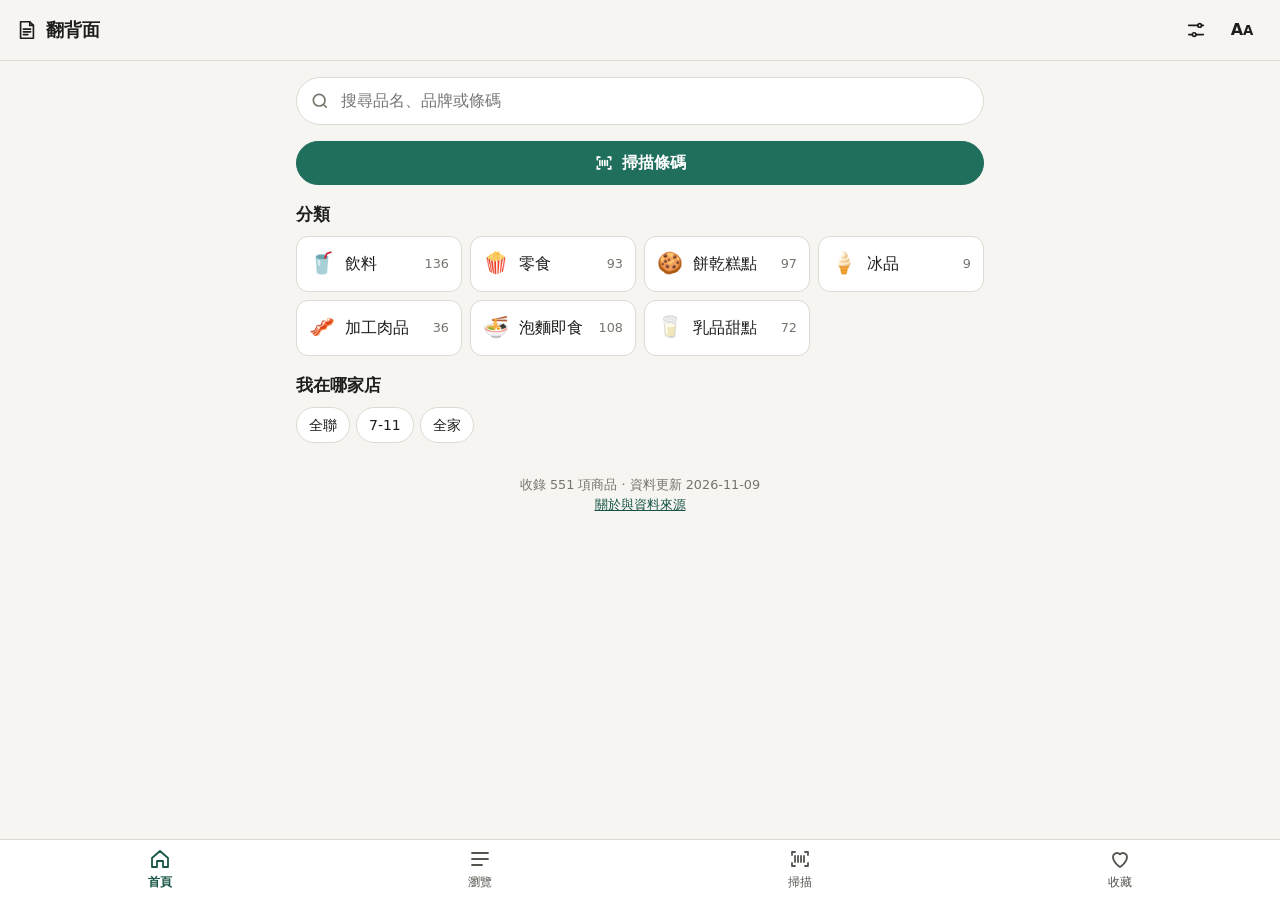
<file: site/index.html>
<!doctype html>
<html lang="zh-Hant-TW">
<head>
<meta charset="utf-8">
<meta name="viewport" content="width=device-width, initial-scale=1, viewport-fit=cover">
<title>翻背面｜加工食品成分查詢</title>
<meta name="description" content="在超市翻到包裝背面之前，先查成分、營養標示、過敏原。收錄全聯、7-11、全家常見加工食品。">
<meta name="theme-color" content="#1f6f5c" media="(prefers-color-scheme: light)">
<meta name="theme-color" content="#14201c" media="(prefers-color-scheme: dark)">
<link rel="manifest" href="manifest.webmanifest">
<link rel="icon" href="icons/icon.svg" type="image/svg+xml">
<link rel="apple-touch-icon" href="icons/icon-192.png">
<link rel="stylesheet" href="style.css?v=8">
</head>
<body>
<a class="skip" href="#main">跳到主要內容</a>
<header class="topbar">
  <a href="#/" class="brand" aria-label="翻背面 首頁">
    <svg aria-hidden="true" viewBox="0 0 24 24" width="22" height="22"><path d="M5 3h10l4 4v14H5z" fill="none" stroke="currentColor" stroke-width="1.8" stroke-linejoin="round"/><path d="M15 3v4h4M8 11h8M8 14h8M8 17h5" fill="none" stroke="currentColor" stroke-width="1.8" stroke-linecap="round"/></svg>
    <span>翻背面</span>
  </a>
  <span class="top-actions"><a class="icon-btn" href="#/settings" aria-label="偏好設定" title="偏好設定"><svg aria-hidden="true" viewBox="0 0 24 24" width="22" height="22" style="fill:none;stroke:currentColor;stroke-width:1.8;stroke-linecap:round"><path d="M4 7h10M18 7h2M4 17h4M12 17h8"/><circle cx="16" cy="7" r="2"/><circle cx="10" cy="17" r="2"/></svg></a>
  <button class="icon-btn" id="textSizeBtn" aria-label="調整字級" title="調整字級">
    <span aria-hidden="true" style="font-weight:600">A<small>A</small></span>
  </button></span>
</header>

<main id="main" tabindex="-1"></main>

<nav class="tabbar" aria-label="主要導覽">
  <a href="#/" data-tab="home"><svg aria-hidden="true" viewBox="0 0 24 24"><path d="M4 11l8-7 8 7v9h-5v-6H9v6H4z"/></svg><span>首頁</span></a>
  <a href="#/browse" data-tab="browse"><svg aria-hidden="true" viewBox="0 0 24 24"><path d="M4 6h16M4 12h16M4 18h10"/></svg><span>瀏覽</span></a>
  <a href="#/scan" data-tab="scan"><svg aria-hidden="true" viewBox="0 0 24 24"><path d="M4 8V5h3M17 5h3v3M20 16v3h-3M7 19H4v-3M7 9v6M10 9v6M13 9v6M16 9v6"/></svg><span>掃描</span></a>
  <a href="#/fav" data-tab="fav"><svg aria-hidden="true" viewBox="0 0 24 24"><path d="M12 20s-7-4.4-7-10a4 4 0 0 1 7-2.6A4 4 0 0 1 19 10c0 5.6-7 10-7 10z"/></svg><span>收藏</span></a>
</nav>

<div id="toast" role="status" aria-live="polite"></div>

<script src="config.js?v=2"></script>
<script type="module" src="app.js?v=8"></script>
<script>
  if (window.FLIPSIDE_CONFIG && FLIPSIDE_CONFIG.goatcounter) {
    var s = document.createElement('script');
    s.async = true; s.src = '//gc.zgo.at/count.js';
    s.setAttribute('data-goatcounter', 'https://' + FLIPSIDE_CONFIG.goatcounter + '.goatcounter.com/count');
    s.setAttribute('data-goatcounter-settings', '{"allow_local": false}');
    document.head.appendChild(s);
  }
</script>
</body>
</html>
</file>
<file: site/style.css>
:root {
  --bg: #f6f5f1;
  --surface: #ffffff;
  --surface-2: #efeee8;
  --text: #1d1d1b;
  --text-2: #55554f;
  --text-3: #75756d;
  --border: #dcdad2;
  --accent: #1f6f5c;
  --accent-ink: #ffffff;
  --accent-soft: #e2f1ec;
  --accent-text: #175546;
  --warn-soft: #fbf0d9;
  --warn-text: #7a4d06;
  --mark: #fde9a6;
  --danger-text: #a12d2d;
  --radius: 12px;
  --tap: 44px;
  --fs: 16px;
  --tabbar-h: 60px;
  color-scheme: light;
}
@media (prefers-color-scheme: dark) {
  :root {
    --bg: #121614; --surface: #1b211e; --surface-2: #242b28;
    --text: #ecefed; --text-2: #b6bdb9; --text-3: #949c97; --border: #333c38;
    --accent: #5cc3a5; --accent-ink: #0d1f19; --accent-soft: #1d3a32; --accent-text: #8fe0c6;
    --warn-soft: #3b2f17; --warn-text: #f3cf86; --mark: #5a4a14; --danger-text: #f19b9b;
    color-scheme: dark;
  }
}
html[data-size="l"] { --fs: 18px; }
html[data-size="xl"] { --fs: 20px; }

* { box-sizing: border-box; }
html { -webkit-text-size-adjust: 100%; }
body {
  margin: 0; background: var(--bg); color: var(--text);
  font: 400 var(--fs)/1.6 system-ui, -apple-system, "PingFang TC", "Noto Sans TC", "Microsoft JhengHei", sans-serif;
  padding-bottom: calc(var(--tabbar-h) + env(safe-area-inset-bottom));
}
a { color: var(--accent-text); }
button, input, select { font: inherit; color: inherit; }
img { max-width: 100%; display: block; }
.skip { position: absolute; left: -999px; top: 0; background: var(--surface); padding: 8px 12px; z-index: 99; }
.skip:focus { left: 8px; }
:focus-visible { outline: 3px solid var(--accent); outline-offset: 2px; border-radius: 6px; }
.sr { position: absolute; width: 1px; height: 1px; overflow: hidden; clip: rect(0 0 0 0); white-space: nowrap; }

.topbar {
  position: sticky; top: 0; z-index: 10; display: flex; align-items: center; justify-content: space-between;
  padding: calc(8px + env(safe-area-inset-top)) 16px 8px; background: var(--bg); border-bottom: 1px solid var(--border);
}
.brand { display: flex; gap: 8px; align-items: center; font-weight: 600; font-size: 1.1em; text-decoration: none; color: var(--text); min-height: var(--tap); }
.icon-btn { min-width: var(--tap); min-height: var(--tap); border: 0; background: transparent; border-radius: 10px; cursor: pointer; }
.icon-btn:active { background: var(--surface-2); }

main { max-width: 720px; margin: 0 auto; padding: 16px; outline: none; }
h1 { font-size: 1.35em; line-height: 1.35; margin: 0 0 4px; }
h2 { font-size: 1.05em; margin: 0 0 8px; }
.muted { color: var(--text-2); }
.small { font-size: .875em; }
.stack > * + * { margin-top: 16px; }

.tabbar {
  position: fixed; inset: auto 0 0 0; z-index: 10; display: grid; grid-template-columns: repeat(4, 1fr);
  background: var(--surface); border-top: 1px solid var(--border); padding-bottom: env(safe-area-inset-bottom);
}
.tabbar a { display: flex; flex-direction: column; align-items: center; justify-content: center; gap: 2px; height: var(--tabbar-h); color: var(--text-2); text-decoration: none; font-size: .75rem; }
.tabbar svg { width: 24px; height: 24px; fill: none; stroke: currentColor; stroke-width: 1.8; stroke-linecap: round; stroke-linejoin: round; }
.tabbar a[aria-current="page"] { color: var(--accent-text); font-weight: 600; }

.search { position: relative; }
.search input {
  width: 100%; min-height: 48px; padding: 10px 44px 10px 44px; border: 1px solid var(--border); border-radius: 999px;
  background: var(--surface); font-size: max(16px, 1em);
}
.search svg { position: absolute; left: 14px; top: 50%; transform: translateY(-50%); width: 20px; height: 20px; stroke: var(--text-3); fill: none; stroke-width: 2; }
.search .clear { position: absolute; right: 4px; top: 50%; transform: translateY(-50%); }

.btn {
  display: inline-flex; align-items: center; justify-content: center; gap: 8px; min-height: var(--tap); padding: 8px 16px;
  border-radius: 999px; border: 1px solid var(--border); background: var(--surface); cursor: pointer; text-decoration: none; color: var(--text);
}
.btn.primary { background: var(--accent); color: var(--accent-ink); border-color: var(--accent); font-weight: 600; }
.btn.block { width: 100%; }
.btn svg { width: 20px; height: 20px; fill: none; stroke: currentColor; stroke-width: 2; stroke-linecap: round; }

.grid-cats { display: grid; grid-template-columns: repeat(auto-fill, minmax(10em, 1fr)); gap: 8px; }
.cat {
  display: flex; align-items: center; gap: 10px; min-height: 56px; padding: 10px 12px; border-radius: var(--radius);
  background: var(--surface); border: 1px solid var(--border); text-decoration: none; color: var(--text);
}
.cat .emo { font-size: 1.3em; line-height: 1; flex: none; }
.cat .nm { flex: 1; min-width: 0; white-space: nowrap; overflow: hidden; text-overflow: ellipsis; }
.cat .n { flex: none; color: var(--text-3); font-size: .8em; }

.chips { display: flex; flex-wrap: wrap; gap: 6px; }
.chip {
  display: inline-flex; align-items: center; gap: 4px; min-height: 36px; padding: 4px 12px; border-radius: 999px;
  border: 1px solid var(--border); background: var(--surface); font-size: .875em; cursor: pointer; color: var(--text); text-decoration: none;
}
.chip[aria-pressed="true"] { background: var(--accent-soft); border-color: var(--accent); color: var(--accent-text); font-weight: 600; }
.chip.static { cursor: default; min-height: 28px; padding: 2px 10px; }
.chip.good { background: var(--accent-soft); border-color: transparent; color: var(--accent-text); }
.chip.store { background: var(--surface-2); border-color: transparent; color: var(--text-2); }

.list { list-style: none; padding: 0; margin: 0; display: grid; gap: 8px; }
.item {
  display: flex; gap: 12px; padding: 10px; border-radius: var(--radius); background: var(--surface); border: 1px solid var(--border);
  text-decoration: none; color: var(--text); align-items: center;
}
.thumb { width: 64px; height: 64px; flex: none; border-radius: 10px; background: var(--surface-2); object-fit: contain; }
.item .t { font-weight: 600; line-height: 1.4; }
.item .s { color: var(--text-2); font-size: .85em; }
.item .chips { margin-top: 4px; }

.card { background: var(--surface); border: 1px solid var(--border); border-radius: var(--radius); padding: 14px 16px; }
.card h2 { display: flex; justify-content: space-between; align-items: baseline; gap: 8px; }

.hero-img { width: 100%; max-height: 260px; object-fit: contain; background: var(--surface); border-radius: var(--radius); border: 1px solid var(--border); }
.ing { line-height: 1.9; }
.ing mark { background: var(--mark); color: inherit; border-radius: 4px; padding: 0 2px; }
.ing button.add { all: unset; cursor: pointer; background: var(--mark); border-radius: 4px; padding: 0 2px; text-decoration: underline dotted; text-underline-offset: 3px; }
.ing button.add:focus-visible { outline: 3px solid var(--accent); }

table.nut { width: 100%; border-collapse: collapse; font-variant-numeric: tabular-nums; }
table.nut th, table.nut td { padding: 6px 0; border-bottom: 1px solid var(--border); text-align: right; font-weight: 400; }
table.nut th:first-child, table.nut td:first-child { text-align: left; }
table.nut thead th { color: var(--text-2); font-size: .85em; }
table.nut tr.sub td:first-child { padding-left: 1em; color: var(--text-2); }

.notice { background: var(--warn-soft); color: var(--warn-text); border-radius: var(--radius); padding: 10px 14px; font-size: .9em; }
.empty { text-align: center; padding: 32px 16px; color: var(--text-2); }

.sheet-backdrop { position: fixed; inset: 0; background: rgb(0 0 0 / .4); z-index: 20; }
.sheet {
  position: fixed; left: 0; right: 0; bottom: 0; z-index: 21; max-height: 85vh; overflow: auto; background: var(--bg);
  border-radius: 18px 18px 0 0; padding: 8px 16px calc(16px + env(safe-area-inset-bottom));
}
.sheet .grab { width: 40px; height: 4px; border-radius: 4px; background: var(--border); margin: 4px auto 12px; }
.sheet fieldset { border: 0; padding: 0; margin: 0 0 16px; }
.sheet legend { font-weight: 600; margin-bottom: 8px; padding: 0; }
.sheet .actions { position: sticky; bottom: 0; display: flex; gap: 8px; padding-top: 8px; background: var(--bg); }
.sheet .actions .btn { flex: 1; }

.toolbar { display: flex; gap: 8px; align-items: center; flex-wrap: wrap; margin: 12px 0; }
.fav-btn[aria-pressed="true"] svg { fill: #d9485f; stroke: #d9485f; }

.scan-box { position: relative; aspect-ratio: 3/4; max-height: 60vh; background: #000; border-radius: var(--radius); overflow: hidden; }
.scan-box video { width: 100%; height: 100%; object-fit: cover; }
.scan-box .frame { position: absolute; inset: 30% 10%; border: 3px solid rgb(255 255 255 / .85); border-radius: 12px; }

#toast { position: fixed; left: 50%; bottom: calc(var(--tabbar-h) + 16px + env(safe-area-inset-bottom)); transform: translateX(-50%); background: var(--text); color: var(--bg); padding: 8px 16px; border-radius: 999px; font-size: .9em; opacity: 0; transition: opacity .2s; pointer-events: none; z-index: 30; }
#toast.show { opacity: 1; }

details.more summary { cursor: pointer; min-height: var(--tap); display: flex; align-items: center; color: var(--accent-text); }
footer.site { margin-top: 32px; color: var(--text-3); font-size: .8em; text-align: center; }

@media (prefers-reduced-motion: reduce) { * { transition: none !important; } }

.seg { display: grid; grid-template-columns: repeat(4, 1fr); gap: 4px; margin-top: 12px; padding: 4px; border-radius: 999px; background: var(--surface-2); }
.seg button { min-height: 40px; border: 0; border-radius: 999px; background: transparent; color: var(--text-2); cursor: pointer; font-size: .9em; padding: 0 4px; white-space: nowrap; }
.seg button[aria-pressed="true"] { background: var(--surface); color: var(--accent-text); font-weight: 600; box-shadow: 0 1px 3px rgb(0 0 0 / .15); }
.chip[aria-current="true"] { background: var(--accent-soft); border-color: var(--accent); color: var(--accent-text); font-weight: 600; }

/* 營養標示：尺寸切換與整包欄 */
.sizes { margin: 4px 0 10px; }
table.nut tbody th { text-align: left; font-weight: 400; }
table.nut tr.sub th { padding-left: 1em; color: var(--text-2); }
table.nut .unit { color: var(--text-3); font-size: .78em; margin-left: 4px; white-space: nowrap; }
table.nut thead th { line-height: 1.3; vertical-align: bottom; }
table.nut td.pack, table.nut th.pack { font-weight: 600; color: var(--text); }
table.nut thead th.pack { color: var(--accent-text); }
table.nut td + td, table.nut th + th { padding-left: 10px; }
.item .s.kcal { color: var(--text-2); }

/* 偏好設定 */
.top-actions { display: flex; align-items: center; gap: 2px; }
.top-actions a.icon-btn { display: inline-flex; align-items: center; justify-content: center; color: var(--text); }
.chip.tall { flex-direction: column; align-items: flex-start; gap: 0; padding: 6px 14px; line-height: 1.3; }
.chip .desc { font-size: .8em; color: var(--text-3); font-weight: 400; }
.chip[aria-pressed="true"] .desc { color: var(--accent-text); }
.chip[aria-expanded="true"] { background: var(--accent-soft); border-color: var(--accent); color: var(--accent-text); font-weight: 600; }
.chip.warn { background: var(--warn-soft); border-color: transparent; color: var(--warn-text); }
.alert { border: 2px solid var(--danger-text); border-radius: var(--radius); padding: 10px 14px; color: var(--text); background: var(--surface); }
.alert strong { color: var(--danger-text); }
.alert.soft { border-color: var(--border); }
.alert.soft strong { color: var(--warn-text); }
.alert ul { margin: 4px 0; padding-left: 1.2em; }
table.nut tr.focus th, table.nut tr.focus td { background: var(--accent-soft); color: var(--accent-text); font-weight: 600; }
table.nut tr.focus th:first-child { padding-left: 6px; border-radius: 6px 0 0 6px; }
.checks { display: grid; gap: 4px; }
.checks label { display: flex; align-items: center; gap: 10px; min-height: var(--tap); cursor: pointer; }
.checks input { width: 20px; height: 20px; accent-color: var(--accent); flex: none; }
.field { width: 100%; min-height: 44px; margin: 4px 0 0; padding: 8px 12px; border: 1px solid var(--border); border-radius: 10px; background: var(--surface); }
.settings fieldset { border: 0; padding: 0; margin: 0 0 12px; }
.settings legend { font-weight: 600; margin-bottom: 8px; padding: 0; }
.settings .card > :last-child { margin-bottom: 0; }
</file>
